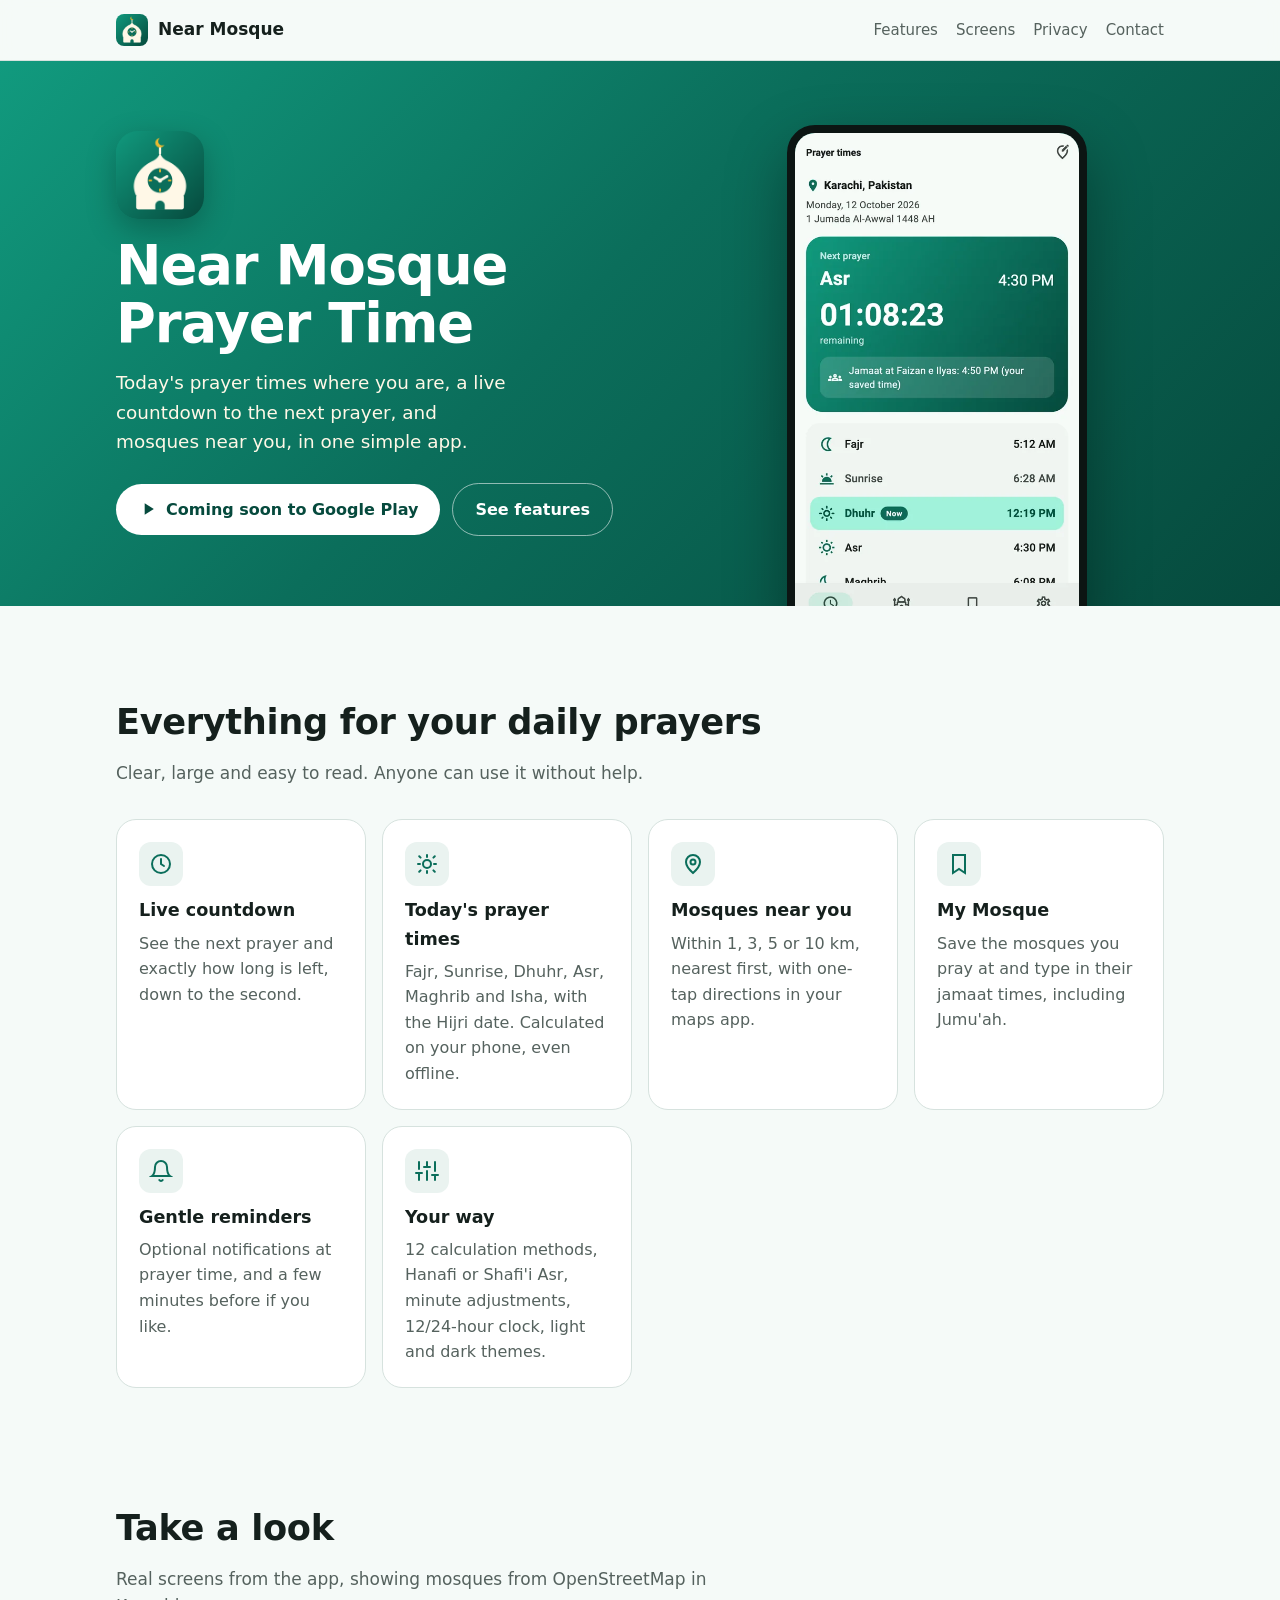
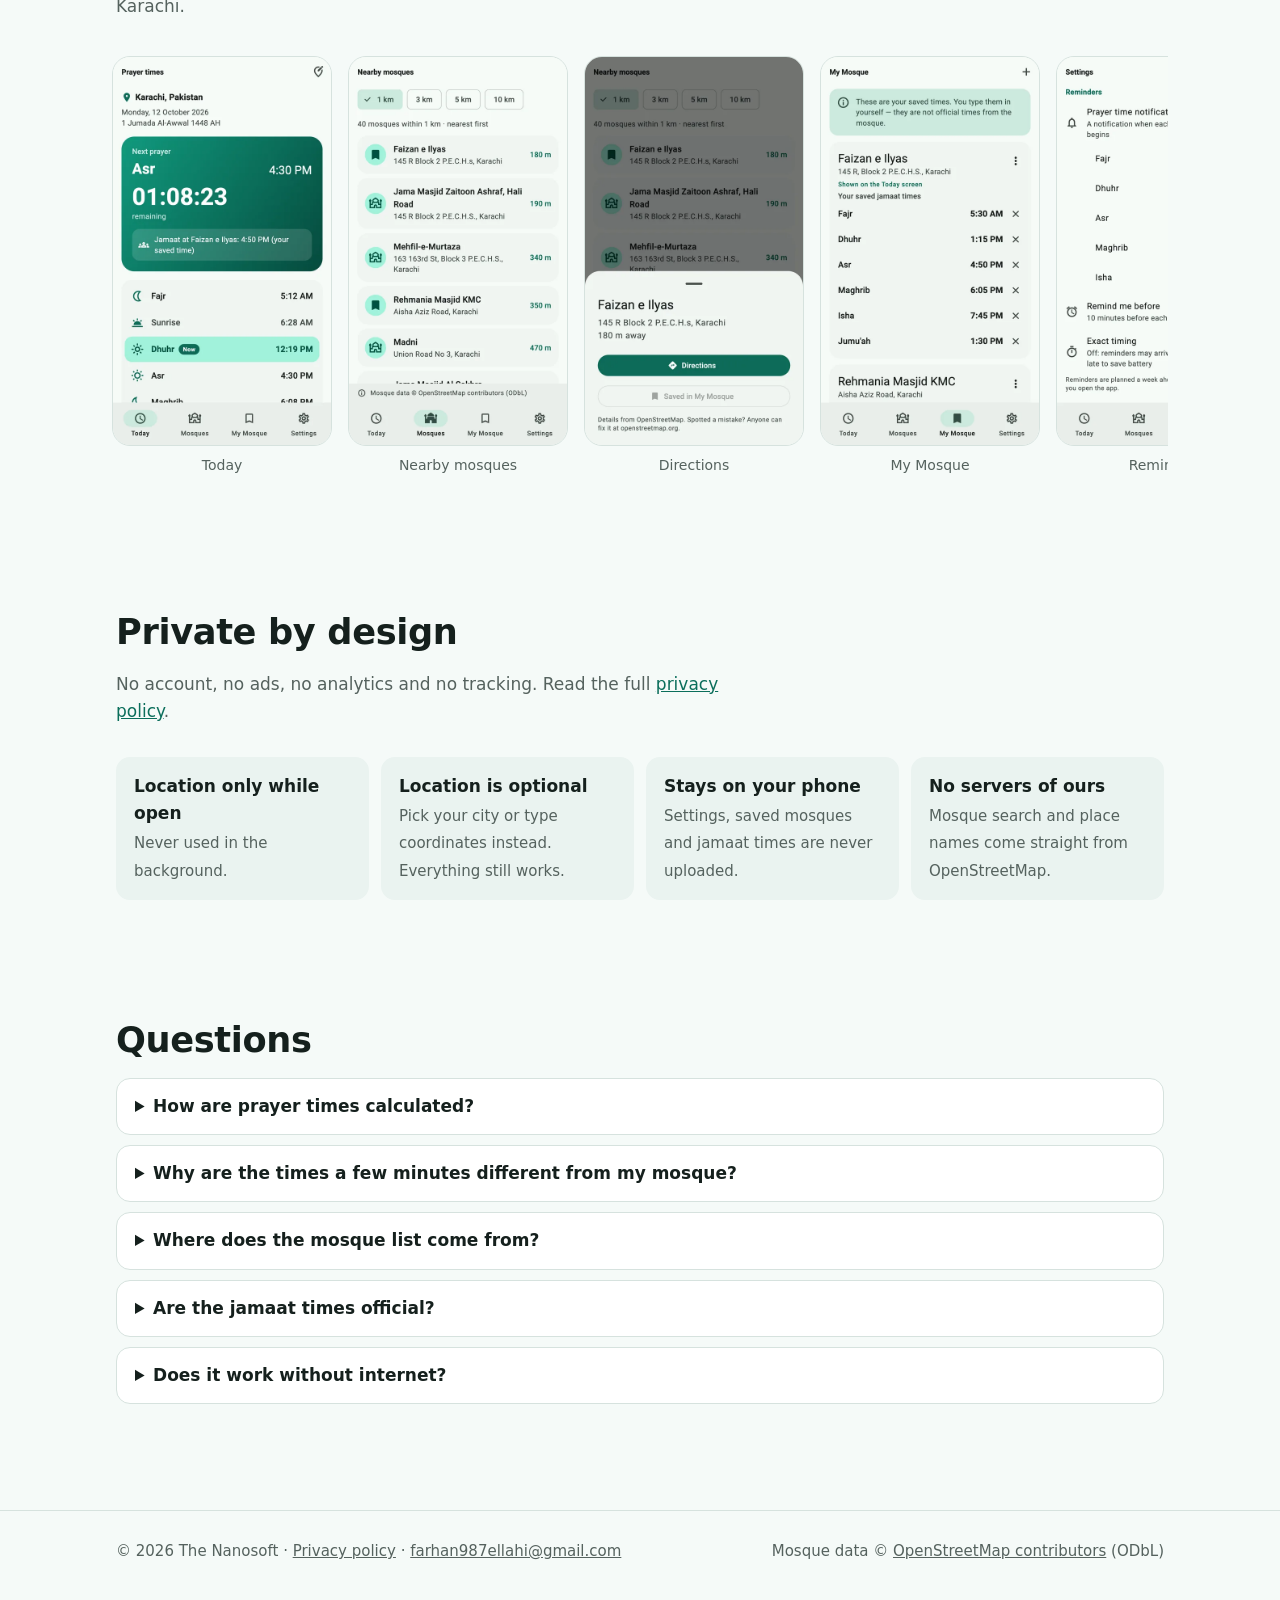
<file: index.html>
<!doctype html>
<html lang="en">
<head>
<meta charset="utf-8">
<meta name="viewport" content="width=device-width, initial-scale=1">
<title>Near Mosque Prayer Time – prayer times, countdown &amp; nearby mosques</title>
<meta name="description" content="Free Android app: today's prayer times for your location, a live countdown to the next prayer, mosques near you and your own saved jamaat times. No ads, no sign-up.">
<meta name="theme-color" content="#0b6e5b">
<link rel="canonical" href="https://thenanosoft.github.io/near-mosque-prayer-time/">
<link rel="icon" type="image/png" href="assets/favicon.png">
<link rel="apple-touch-icon" href="assets/icon-192.png">
<meta property="og:type" content="website">
<meta property="og:title" content="Near Mosque Prayer Time">
<meta property="og:description" content="Prayer times, a live countdown and mosques near you. No ads, no sign-up.">
<meta property="og:image" content="https://thenanosoft.github.io/near-mosque-prayer-time/assets/og-image.png">
<meta property="og:url" content="https://thenanosoft.github.io/near-mosque-prayer-time/">
<meta name="twitter:card" content="summary_large_image">
<link rel="stylesheet" href="assets/style.css">
<script type="application/ld+json">
{
  "@context": "https://schema.org",
  "@type": "MobileApplication",
  "name": "Near Mosque Prayer Time",
  "operatingSystem": "Android",
  "applicationCategory": "LifestyleApplication",
  "offers": { "@type": "Offer", "price": "0", "priceCurrency": "USD" },
  "author": { "@type": "Organization", "name": "The Nanosoft" },
  "image": "https://thenanosoft.github.io/near-mosque-prayer-time/assets/icon-512.png"
}
</script>
</head>
<body>

<header class="top">
  <div class="wrap">
    <a class="brand" href="./"><img src="assets/icon-192.png" alt="" width="32" height="32">Near Mosque</a>
    <nav>
      <a class="opt" href="#features">Features</a>
      <a class="opt" href="#screens">Screens</a>
      <a href="#privacy">Privacy</a>
      <a href="mailto:farhan987ellahi@gmail.com">Contact</a>
    </nav>
  </div>
</header>

<main>
<div class="hero">
  <div class="wrap">
    <div>
      <img class="app-icon" src="assets/icon-192.png" alt="Near Mosque Prayer Time app icon" width="88" height="88">
      <h1>Near Mosque<br>Prayer Time</h1>
      <p class="lead">Today's prayer times where you are, a live countdown to the next prayer, and mosques near you, in one simple app.</p>
      <div class="cta">
        <span class="btn btn-light" aria-disabled="true">
          <svg width="20" height="20" viewBox="0 0 24 24" fill="currentColor" aria-hidden="true"><path d="M8 5v14l11-7z"/></svg>
          Coming soon to Google Play
        </span>
        <a class="btn btn-ghost" href="#features">See features</a>
      </div>
    </div>
    <div class="phone"><img src="assets/screens/01-today.webp" alt="Today screen showing the next prayer, Asr, with a 1 hour 8 minute countdown and today's prayer times in Karachi" width="540" height="960"></div>
  </div>
</div>

<section id="features">
  <div class="wrap">
    <h2>Everything for your daily prayers</h2>
    <p class="sub">Clear, large and easy to read. Anyone can use it without help.</p>
    <div class="grid">
      <div class="card">
        <div class="ico"><svg viewBox="0 0 24 24" fill="none" stroke="currentColor" stroke-width="2" stroke-linecap="round"><circle cx="12" cy="12" r="9"/><path d="M12 7v5l3 2"/></svg></div>
        <h3>Live countdown</h3>
        <p>See the next prayer and exactly how long is left, down to the second.</p>
      </div>
      <div class="card">
        <div class="ico"><svg viewBox="0 0 24 24" fill="none" stroke="currentColor" stroke-width="2" stroke-linecap="round"><path d="M12 3v2M12 19v2M4.2 4.2l1.4 1.4M18.4 18.4l1.4 1.4M3 12h2M19 12h2M4.2 19.8l1.4-1.4M18.4 5.6l1.4-1.4"/><circle cx="12" cy="12" r="4"/></svg></div>
        <h3>Today's prayer times</h3>
        <p>Fajr, Sunrise, Dhuhr, Asr, Maghrib and Isha, with the Hijri date. Calculated on your phone, even offline.</p>
      </div>
      <div class="card">
        <div class="ico"><svg viewBox="0 0 24 24" fill="none" stroke="currentColor" stroke-width="2" stroke-linecap="round"><path d="M12 21s-7-6.2-7-11a7 7 0 0 1 14 0c0 4.8-7 11-7 11z"/><circle cx="12" cy="10" r="2.5"/></svg></div>
        <h3>Mosques near you</h3>
        <p>Within 1, 3, 5 or 10 km, nearest first, with one-tap directions in your maps app.</p>
      </div>
      <div class="card">
        <div class="ico"><svg viewBox="0 0 24 24" fill="none" stroke="currentColor" stroke-width="2" stroke-linecap="round"><path d="M6 3h12v18l-6-4-6 4z"/></svg></div>
        <h3>My Mosque</h3>
        <p>Save the mosques you pray at and type in their jamaat times, including Jumu'ah.</p>
      </div>
      <div class="card">
        <div class="ico"><svg viewBox="0 0 24 24" fill="none" stroke="currentColor" stroke-width="2" stroke-linecap="round"><path d="M18 8a6 6 0 1 0-12 0c0 7-3 9-3 9h18s-3-2-3-9"/><path d="M13.7 21a2 2 0 0 1-3.4 0"/></svg></div>
        <h3>Gentle reminders</h3>
        <p>Optional notifications at prayer time, and a few minutes before if you like.</p>
      </div>
      <div class="card">
        <div class="ico"><svg viewBox="0 0 24 24" fill="none" stroke="currentColor" stroke-width="2" stroke-linecap="round"><path d="M4 21v-7M4 10V3M12 21v-9M12 8V3M20 21v-5M20 12V3M1 14h6M9 8h6M17 16h6"/></svg></div>
        <h3>Your way</h3>
        <p>12 calculation methods, Hanafi or Shafi'i Asr, minute adjustments, 12/24-hour clock, light and dark themes.</p>
      </div>
    </div>
  </div>
</section>

<section id="screens">
  <div class="wrap">
    <h2>Take a look</h2>
    <p class="sub">Real screens from the app, showing mosques from OpenStreetMap in Karachi.</p>
    <div class="shots" tabindex="0" aria-label="App screenshots, scroll sideways">
      <figure><img loading="lazy" src="assets/screens/01-today.webp" width="540" height="960" alt="Today's prayer times with countdown"><figcaption>Today</figcaption></figure>
      <figure><img loading="lazy" src="assets/screens/02-nearby-mosques.webp" width="540" height="960" alt="List of nearby mosques sorted by distance"><figcaption>Nearby mosques</figcaption></figure>
      <figure><img loading="lazy" src="assets/screens/03-mosque-details.webp" width="540" height="960" alt="Mosque details with Directions button"><figcaption>Directions</figcaption></figure>
      <figure><img loading="lazy" src="assets/screens/04-my-mosque.webp" width="540" height="960" alt="My Mosque with saved jamaat times"><figcaption>My Mosque</figcaption></figure>
      <figure><img loading="lazy" src="assets/screens/05-reminders.webp" width="540" height="960" alt="Reminder settings"><figcaption>Reminders</figcaption></figure>
      <figure><img loading="lazy" src="assets/screens/06-today-dark.webp" width="540" height="960" alt="Today screen in dark mode"><figcaption>Dark mode</figcaption></figure>
      <figure><img loading="lazy" src="assets/screens/08-calculation-method.webp" width="540" height="960" alt="Choosing a calculation method"><figcaption>Calculation methods</figcaption></figure>
      <figure><img loading="lazy" src="assets/screens/07-welcome.webp" width="540" height="960" alt="Welcome screen explaining location use"><figcaption>Clear about location</figcaption></figure>
    </div>
  </div>
</section>

<section id="privacy">
  <div class="wrap">
    <h2>Private by design</h2>
    <p class="sub">No account, no ads, no analytics and no tracking. Read the full <a href="privacy-policy.html">privacy policy</a>.</p>
    <div class="privacy-box">
      <div><strong>Location only while open</strong><span>Never used in the background.</span></div>
      <div><strong>Location is optional</strong><span>Pick your city or type coordinates instead. Everything still works.</span></div>
      <div><strong>Stays on your phone</strong><span>Settings, saved mosques and jamaat times are never uploaded.</span></div>
      <div><strong>No servers of ours</strong><span>Mosque search and place names come straight from OpenStreetMap.</span></div>
    </div>
  </div>
</section>

<section id="faq">
  <div class="wrap">
    <h2>Questions</h2>
    <details>
      <summary>How are prayer times calculated?</summary>
      <p>On your phone, using well-known astronomical formulas. The default is the University of Islamic Sciences, Karachi method with Hanafi Asr. You can choose Muslim World League, ISNA, Umm al-Qura, Egyptian, Dubai, Kuwait, Qatar, Singapore, Diyanet, Tehran or Moonsighting Committee, and adjust any time by minutes.</p>
    </details>
    <details>
      <summary>Why are the times a few minutes different from my mosque?</summary>
      <p>Mosques often add a few minutes or use their own timetable. Use <em>Adjust times</em> in Settings to match, and save your mosque's jamaat times in <em>My Mosque</em>.</p>
    </details>
    <details>
      <summary>Where does the mosque list come from?</summary>
      <p>From OpenStreetMap, the free map that anyone can edit. If a mosque is missing or wrong, you can add or fix it at openstreetmap.org and it will appear in the app.</p>
    </details>
    <details>
      <summary>Are the jamaat times official?</summary>
      <p>No. Jamaat times in <em>My Mosque</em> are the ones you type in yourself, and the app labels them as your saved times.</p>
    </details>
    <details>
      <summary>Does it work without internet?</summary>
      <p>Yes for prayer times, the countdown, reminders and My Mosque. Finding nearby mosques and searching for a city need a connection.</p>
    </details>
  </div>
</section>
</main>

<footer>
  <div class="wrap">
    <span>© 2026 The Nanosoft · <a href="privacy-policy.html">Privacy policy</a> · <a href="mailto:farhan987ellahi@gmail.com">farhan987ellahi@gmail.com</a></span>
    <span>Mosque data © <a href="https://www.openstreetmap.org/copyright">OpenStreetMap contributors</a> (ODbL)</span>
  </div>
</footer>

</body>
</html>
</file>
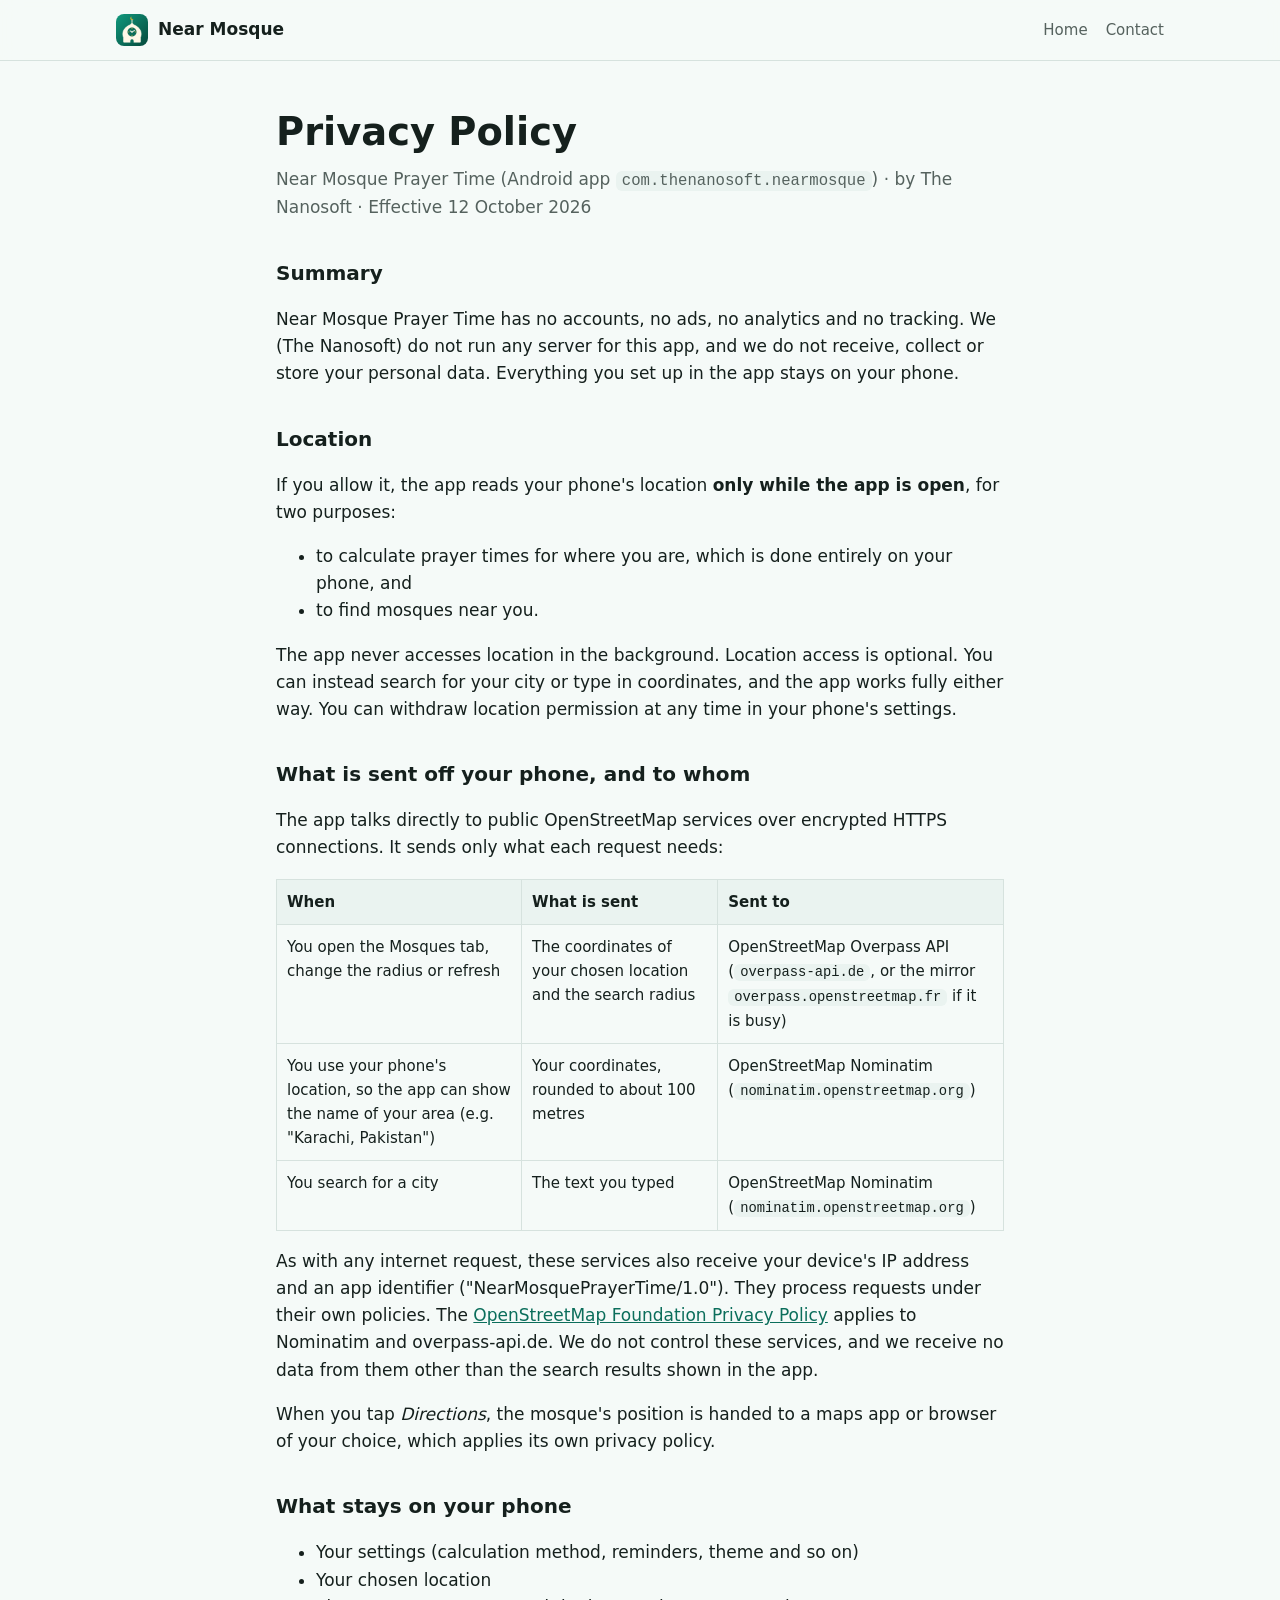
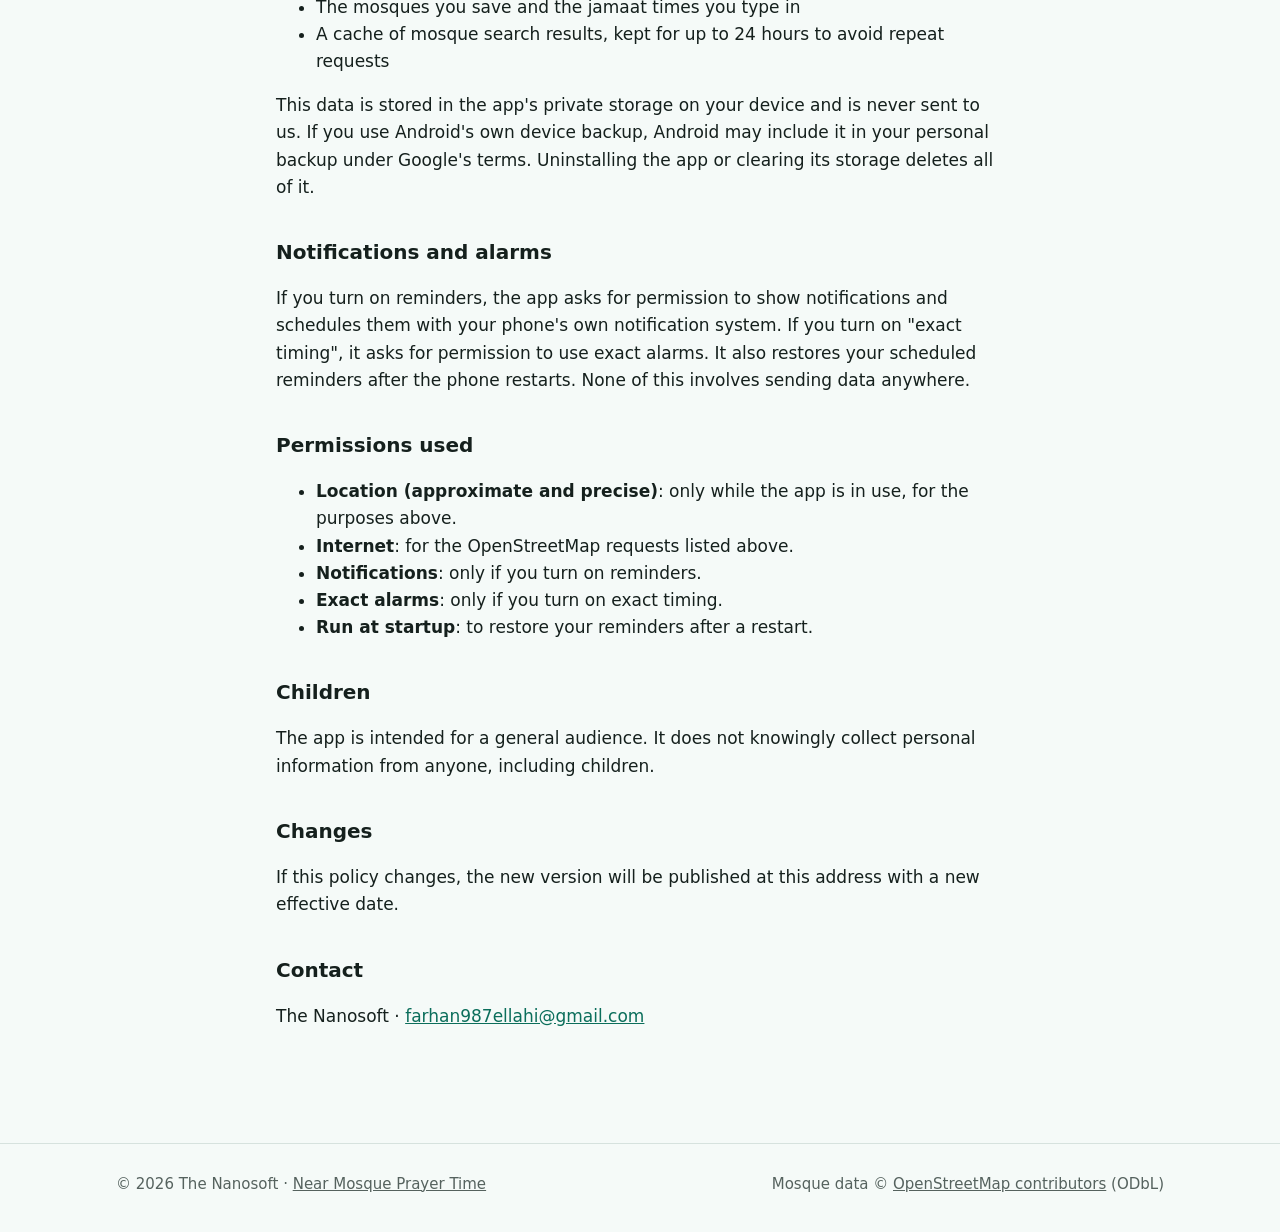
<file: privacy-policy.html>
<!doctype html>
<html lang="en">
<head>
<meta charset="utf-8">
<meta name="viewport" content="width=device-width, initial-scale=1">
<title>Privacy Policy – Near Mosque Prayer Time</title>
<meta name="description" content="Privacy policy for the Near Mosque Prayer Time Android app by The Nanosoft.">
<meta name="theme-color" content="#0b6e5b">
<link rel="canonical" href="https://thenanosoft.github.io/near-mosque-prayer-time/privacy-policy.html">
<link rel="icon" type="image/png" href="assets/favicon.png">
<link rel="stylesheet" href="assets/style.css">
</head>
<body>

<header class="top">
  <div class="wrap">
    <a class="brand" href="./"><img src="assets/icon-192.png" alt="" width="32" height="32">Near Mosque</a>
    <nav><a href="./">Home</a><a href="mailto:farhan987ellahi@gmail.com">Contact</a></nav>
  </div>
</header>

<main class="doc">
<h1>Privacy Policy</h1>
<p class="meta">Near Mosque Prayer Time (Android app <code>com.thenanosoft.nearmosque</code>) · by The Nanosoft · Effective 12 October 2026</p>

<h2>Summary</h2>
<p>Near Mosque Prayer Time has no accounts, no ads, no analytics and no tracking. We (The Nanosoft) do not run any server for this app, and we do not receive, collect or store your personal data. Everything you set up in the app stays on your phone.</p>

<h2>Location</h2>
<p>If you allow it, the app reads your phone's location <strong>only while the app is open</strong>, for two purposes:</p>
<ul>
  <li>to calculate prayer times for where you are, which is done entirely on your phone, and</li>
  <li>to find mosques near you.</li>
</ul>
<p>The app never accesses location in the background. Location access is optional. You can instead search for your city or type in coordinates, and the app works fully either way. You can withdraw location permission at any time in your phone's settings.</p>

<h2>What is sent off your phone, and to whom</h2>
<p>The app talks directly to public OpenStreetMap services over encrypted HTTPS connections. It sends only what each request needs:</p>
<div class="table-scroll">
<table>
  <tr><th>When</th><th>What is sent</th><th>Sent to</th></tr>
  <tr><td>You open the Mosques tab, change the radius or refresh</td><td>The coordinates of your chosen location and the search radius</td><td>OpenStreetMap Overpass API (<code>overpass-api.de</code>, or the mirror <code>overpass.openstreetmap.fr</code> if it is busy)</td></tr>
  <tr><td>You use your phone's location, so the app can show the name of your area (e.g. "Karachi, Pakistan")</td><td>Your coordinates, rounded to about 100 metres</td><td>OpenStreetMap Nominatim (<code>nominatim.openstreetmap.org</code>)</td></tr>
  <tr><td>You search for a city</td><td>The text you typed</td><td>OpenStreetMap Nominatim (<code>nominatim.openstreetmap.org</code>)</td></tr>
</table>
</div>
<p>As with any internet request, these services also receive your device's IP address and an app identifier ("NearMosquePrayerTime/1.0"). They process requests under their own policies. The <a href="https://osmfoundation.org/wiki/Privacy_Policy">OpenStreetMap Foundation Privacy Policy</a> applies to Nominatim and overpass-api.de. We do not control these services, and we receive no data from them other than the search results shown in the app.</p>
<p>When you tap <em>Directions</em>, the mosque's position is handed to a maps app or browser of your choice, which applies its own privacy policy.</p>

<h2>What stays on your phone</h2>
<ul>
  <li>Your settings (calculation method, reminders, theme and so on)</li>
  <li>Your chosen location</li>
  <li>The mosques you save and the jamaat times you type in</li>
  <li>A cache of mosque search results, kept for up to 24 hours to avoid repeat requests</li>
</ul>
<p>This data is stored in the app's private storage on your device and is never sent to us. If you use Android's own device backup, Android may include it in your personal backup under Google's terms. Uninstalling the app or clearing its storage deletes all of it.</p>

<h2>Notifications and alarms</h2>
<p>If you turn on reminders, the app asks for permission to show notifications and schedules them with your phone's own notification system. If you turn on "exact timing", it asks for permission to use exact alarms. It also restores your scheduled reminders after the phone restarts. None of this involves sending data anywhere.</p>

<h2>Permissions used</h2>
<ul>
  <li><strong>Location (approximate and precise)</strong>: only while the app is in use, for the purposes above.</li>
  <li><strong>Internet</strong>: for the OpenStreetMap requests listed above.</li>
  <li><strong>Notifications</strong>: only if you turn on reminders.</li>
  <li><strong>Exact alarms</strong>: only if you turn on exact timing.</li>
  <li><strong>Run at startup</strong>: to restore your reminders after a restart.</li>
</ul>

<h2>Children</h2>
<p>The app is intended for a general audience. It does not knowingly collect personal information from anyone, including children.</p>

<h2>Changes</h2>
<p>If this policy changes, the new version will be published at this address with a new effective date.</p>

<h2>Contact</h2>
<p>The Nanosoft · <a href="mailto:farhan987ellahi@gmail.com">farhan987ellahi@gmail.com</a></p>
</main>

<footer>
  <div class="wrap">
    <span>© 2026 The Nanosoft · <a href="./">Near Mosque Prayer Time</a></span>
    <span>Mosque data © <a href="https://www.openstreetmap.org/copyright">OpenStreetMap contributors</a> (ODbL)</span>
  </div>
</footer>
</body>
</html>
</file>
<file: assets/style.css>
:root {
  --bg: #f5faf8;
  --surface: #ffffff;
  --surface-2: #eaf3f0;
  --text: #15201d;
  --muted: #55625e;
  --line: #d6e2de;
  --brand: #0b6e5b;
  --brand-2: #119a7e;
  --brand-dark: #064a3d;
  --gold: #e8b931;
  --cream: #fff8e7;
  --radius: 20px;
  color-scheme: light;
}
@media (prefers-color-scheme: dark) {
  :root {
    --bg: #0f1513;
    --surface: #161e1b;
    --surface-2: #1c2825;
    --text: #e4eeea;
    --muted: #9fb0aa;
    --line: #2a3733;
    --brand: #5fd3b5;
    color-scheme: dark;
  }
}

* { box-sizing: border-box; }
html { -webkit-text-size-adjust: 100%; }
body {
  margin: 0;
  background: var(--bg);
  color: var(--text);
  font-family: system-ui, -apple-system, "Segoe UI", Roboto, "Helvetica Neue", Arial, sans-serif;
  font-size: 17px;
  line-height: 1.6;
}
img { max-width: 100%; height: auto; display: block; }
a { color: var(--brand); }
.wrap { max-width: 1080px; margin: 0 auto; padding: 0 16px; }

/* Header */
.top { position: sticky; top: 0; z-index: 10; background: color-mix(in srgb, var(--bg) 88%, transparent); backdrop-filter: blur(10px); border-bottom: 1px solid var(--line); }
.top .wrap { display: flex; align-items: center; justify-content: space-between; gap: 12px; height: 60px; }
.brand { display: flex; align-items: center; gap: 10px; color: var(--text); text-decoration: none; font-weight: 700; }
.brand img { width: 32px; height: 32px; border-radius: 8px; }
.top nav { display: flex; gap: 18px; font-size: 15px; }
.top nav a { color: var(--muted); text-decoration: none; }
.top nav a:hover { color: var(--text); }
@media (max-width: 560px) { .top nav .opt { display: none; } }

/* Hero */
.hero {
  background: linear-gradient(135deg, #119a7e 0%, #0b6e5b 45%, #064a3d 100%);
  color: #fff;
  overflow: hidden;
}
.hero .wrap { display: grid; grid-template-columns: 1.1fr 0.9fr; gap: 40px; align-items: center; padding-top: 64px; padding-bottom: 0; }
.hero h1 { font-size: clamp(2.1rem, 5vw, 3.4rem); line-height: 1.08; margin: 18px 0 14px; letter-spacing: -0.02em; }
.hero p.lead { font-size: 1.15rem; color: var(--cream); margin: 0 0 26px; max-width: 34ch; }
.hero .app-icon { width: 88px; height: 88px; border-radius: 22px; box-shadow: 0 10px 30px rgb(0 0 0 / 0.25); }
.cta { display: flex; flex-wrap: wrap; gap: 12px; align-items: center; margin-bottom: 64px; }
.btn { display: inline-flex; align-items: center; gap: 8px; padding: 13px 22px; border-radius: 999px; font-weight: 600; text-decoration: none; font-size: 16px; }
.btn-light { background: #fff; color: #064a3d; }
.btn-ghost { border: 1.5px solid rgb(255 255 255 / 0.55); color: #fff; }
.badge-soon { font-size: 14px; color: var(--cream); opacity: 0.9; }
.hero .phone { justify-self: center; width: min(300px, 80%); margin-bottom: -40px; }
.phone img { border-radius: 28px; border: 8px solid #0c1513; box-shadow: 0 24px 60px rgb(0 0 0 / 0.35); }
@media (max-width: 820px) {
  .hero .wrap { grid-template-columns: 1fr; padding-top: 40px; }
  .hero .phone { margin-bottom: -60px; }
  .cta { margin-bottom: 32px; }
}

/* Sections */
section { padding: 88px 0 24px; }
section h2 { font-size: clamp(1.6rem, 3.4vw, 2.2rem); margin: 0 0 10px; letter-spacing: -0.01em; }
section .sub { color: var(--muted); margin: 0 0 32px; max-width: 60ch; }
.grid { display: grid; grid-template-columns: repeat(auto-fit, minmax(240px, 1fr)); gap: 16px; }
.card { background: var(--surface); border: 1px solid var(--line); border-radius: var(--radius); padding: 22px; }
.card h3 { margin: 10px 0 6px; font-size: 1.1rem; }
.card p { margin: 0; color: var(--muted); font-size: 16px; }
.ico { width: 44px; height: 44px; border-radius: 12px; display: grid; place-items: center; background: var(--surface-2); color: var(--brand); }
.ico svg { width: 24px; height: 24px; }

/* Screenshots */
.shots { display: flex; gap: 16px; overflow-x: auto; scroll-snap-type: x mandatory; padding: 4px 4px 16px; margin: 0 -4px; }
.shots figure { margin: 0; flex: 0 0 220px; scroll-snap-align: start; }
.shots img { border-radius: 18px; border: 1px solid var(--line); }
.shots figcaption { text-align: center; color: var(--muted); font-size: 14px; margin-top: 8px; }

/* Privacy block */
.privacy-box { display: grid; grid-template-columns: repeat(auto-fit, minmax(220px, 1fr)); gap: 12px; }
.privacy-box div { background: var(--surface-2); border-radius: 14px; padding: 16px 18px; }
.privacy-box strong { display: block; margin-bottom: 2px; }
.privacy-box span { color: var(--muted); font-size: 15px; }

/* FAQ */
details { background: var(--surface); border: 1px solid var(--line); border-radius: 14px; padding: 14px 18px; margin-bottom: 10px; }
summary { cursor: pointer; font-weight: 600; }
details p { color: var(--muted); margin: 10px 0 2px; }

/* Footer */
footer { margin-top: 72px; border-top: 1px solid var(--line); padding: 28px 0 40px; color: var(--muted); font-size: 15px; }
footer .wrap { display: flex; flex-wrap: wrap; justify-content: space-between; gap: 14px; }
footer a { color: var(--muted); }

/* Document pages (privacy) */
.doc { max-width: 760px; margin: 0 auto; padding: 40px 16px 24px; }
.doc h1 { font-size: clamp(1.8rem, 4vw, 2.4rem); margin: 0 0 4px; }
.doc .meta { color: var(--muted); margin-top: 0; }
.doc h2 { font-size: 1.25rem; margin-top: 2.2rem; }
.table-scroll { overflow-x: auto; }
.doc table { border-collapse: collapse; width: 100%; font-size: 15px; }
.doc td code { overflow-wrap: anywhere; }
.doc th, .doc td { border: 1px solid var(--line); padding: 10px; text-align: left; vertical-align: top; }
.doc th { background: var(--surface-2); }
.doc code { background: var(--surface-2); padding: 1px 6px; border-radius: 6px; font-size: 0.92em; }
</file>
